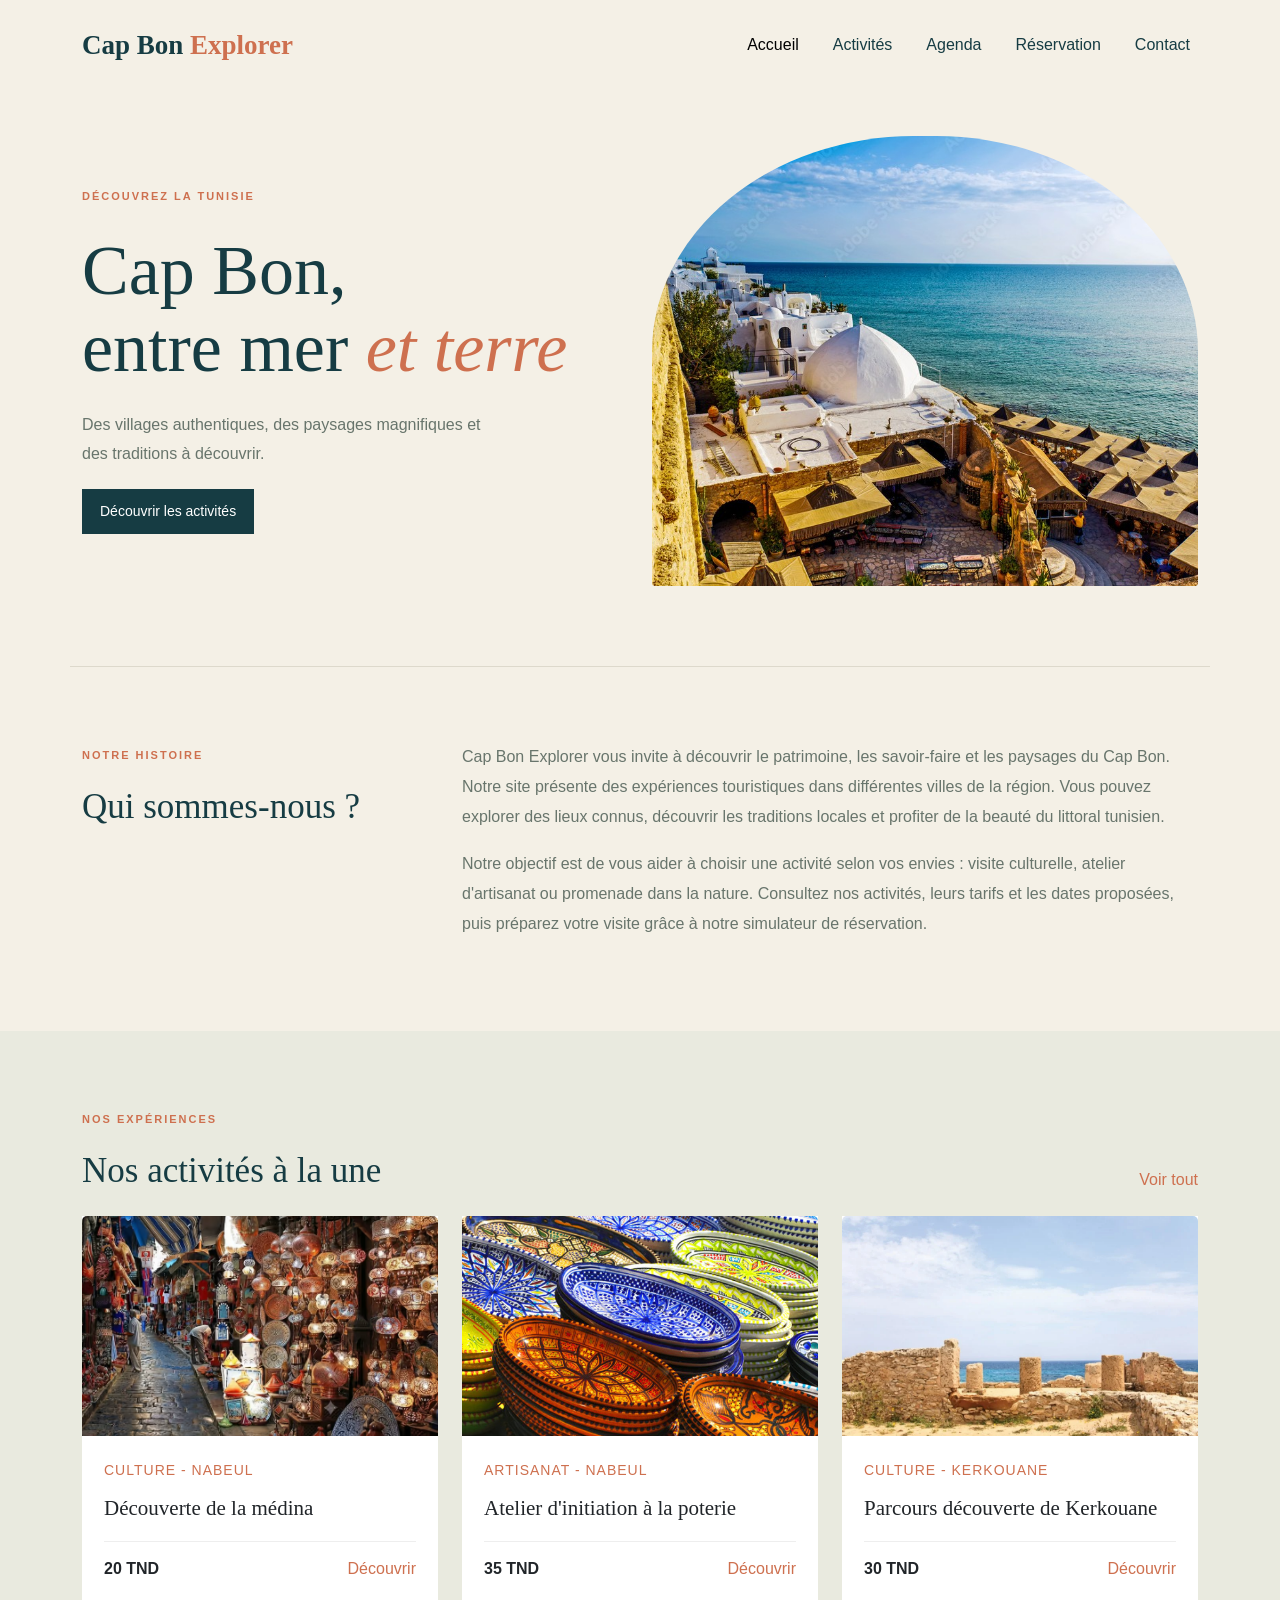
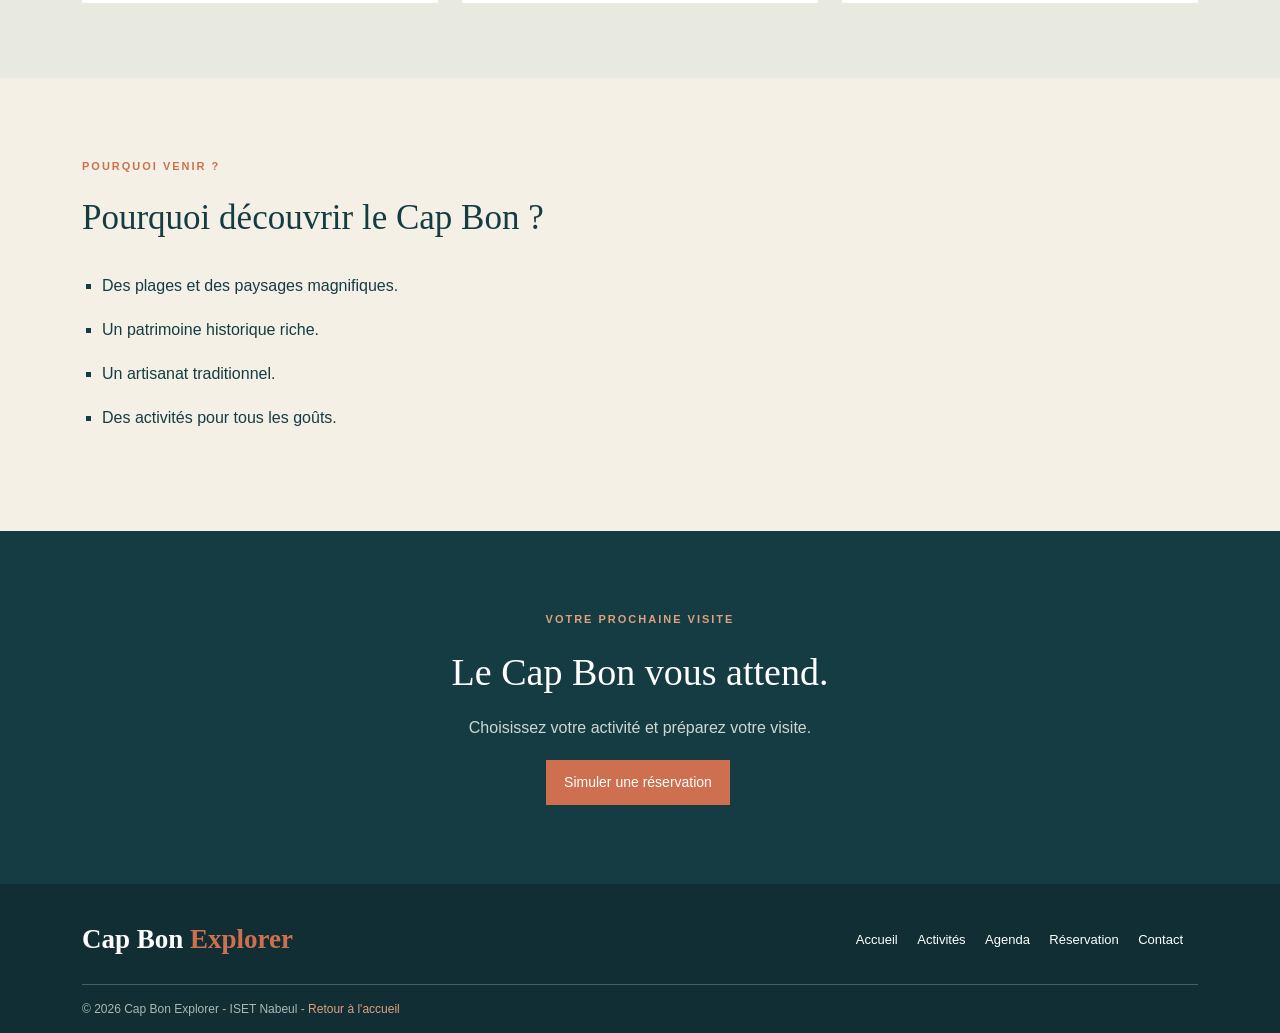
<file: index.html>
<!DOCTYPE html>
<html lang="fr">
<head>
    <meta charset="UTF-8">
    <meta name="viewport" content="width=device-width, initial-scale=1.0">
    <title>Cap Bon Explorer - Accueil</title>
    <link href="https://cdn.jsdelivr.net/npm/bootstrap@5.3.3/dist/css/bootstrap.min.css" rel="stylesheet">
    <link rel="stylesheet" href="css/style.css">
    <link rel="icon" type="image/png" href="images/Coastal C Sun Wave Emblem.png">
</head>
<body>

<header>
    <nav class="navbar navbar-expand-lg">
        <div class="container">
            <a class="navbar-brand" href="index.html">Cap Bon <span>Explorer</span></a>
            <button class="navbar-toggler" type="button" data-bs-toggle="collapse" data-bs-target="#menu" aria-label="Menu">
                <span class="navbar-toggler-icon"></span>
            </button>
            <div class="collapse navbar-collapse" id="menu">
                <ul class="navbar-nav ms-auto">
                    <li class="nav-item"><a class="nav-link active" href="index.html">Accueil</a></li>
                    <li class="nav-item"><a class="nav-link" href="activites.html">Activités</a></li>
                    <li class="nav-item"><a class="nav-link" href="agenda.html">Agenda</a></li>
                    <li class="nav-item"><a class="nav-link" href="reservation.html">Réservation</a></li>
                    <li class="nav-item"><a class="nav-link" href="contact.html">Contact</a></li>
                </ul>
            </div>
        </div>
    </nav>
</header>

<main>

    <section class="hero container">
        <div class="row align-items-center">
            <div class="col-lg-6 hero-text">
                <span class="tag">DÉCOUVREZ LA TUNISIE</span>
                <h1>Cap Bon,<br>entre mer <i>et terre</i></h1>
                <p>Des villages authentiques, des paysages magnifiques et des traditions à découvrir.</p>
                <a href="activites.html" class="btn-site btn-blue">Découvrir les activités</a>
            </div>
            <div class="col-lg-6 hero-picture">
                <img src="images/banniere.jpg" alt="Paysage du Cap Bon">
            </div>
        </div>
    </section>

    <section class="about container section">
        <div class="row">
            <div class="col-md-4">
                <span class="tag">NOTRE HISTOIRE</span>
                <h2>Qui sommes-nous ?</h2>
            </div>
            <div class="col-md-8 about-text">
                <p>
                    Cap Bon Explorer vous invite à découvrir le patrimoine, les savoir-faire
                    et les paysages du Cap Bon. Notre site présente des expériences touristiques
                    dans différentes villes de la région. Vous pouvez explorer des lieux connus,
                    découvrir les traditions locales et profiter de la beauté du littoral tunisien.
                </p>
                <p>
                    Notre objectif est de vous aider à choisir une activité selon vos envies :
                    visite culturelle, atelier d'artisanat ou promenade dans la nature. Consultez
                    nos activités, leurs tarifs et les dates proposées, puis préparez votre visite
                    grâce à notre simulateur de réservation.
                </p>
            </div>
        </div>
    </section>

    <section class="band section">
        <div class="container">
            <div class="section-title d-flex justify-content-between align-items-end mb-4">
                <div>
                    <span class="tag">NOS EXPÉRIENCES</span>
                    <h2>Nos activités à la une</h2>
                </div>
                <a href="activites.html">Voir tout</a>
            </div>

            <div class="row g-4">
                <div class="col-12 col-md-6 col-lg-4">
                    <article class="card place-card">
                        <img src="images/la médina.avif" class="card-img-top" alt="Médina de Nabeul">
                        <div class="card-body">
                            <small>CULTURE - NABEUL</small>
                            <h3>Découverte de la médina</h3>
                            <div class="card-bottom d-flex justify-content-between align-items-center flex-wrap gap-2">
                                <strong>20 TND</strong>
                                <a href="activites.html">Découvrir</a>
                            </div>
                        </div>
                    </article>
                </div>

                <div class="col-12 col-md-6 col-lg-4">
                    <article class="card place-card">
                        <img src="images/la poterie.jpg" class="card-img-top" alt="Poterie traditionnelle">
                        <div class="card-body">
                            <small>ARTISANAT - NABEUL</small>
                            <h3>Atelier d'initiation à la poterie</h3>
                            <div class="card-bottom d-flex justify-content-between align-items-center flex-wrap gap-2">
                                <strong>35 TND</strong>
                                <a href="activites.html">Découvrir</a>
                            </div>
                        </div>
                    </article>
                </div>

                <div class="col-12 col-md-6 col-lg-4">
                    <article class="card place-card">
                        <img src="images/Kerkouane.webp" class="card-img-top" alt="Site archéologique de Kerkouane">
                        <div class="card-body">
                            <small>CULTURE - KERKOUANE</small>
                            <h3>Parcours découverte de Kerkouane</h3>
                            <div class="card-bottom d-flex justify-content-between align-items-center flex-wrap gap-2">
                                <strong>30 TND</strong>
                                <a href="activites.html">Découvrir</a>
                            </div>
                        </div>
                    </article>
                </div>
            </div>
        </div>
    </section>

    <section class="why container section">
        <span class="tag">POURQUOI VENIR ?</span>
        <h2>Pourquoi découvrir le Cap Bon ?</h2>
        <ul>
            <li>Des plages et des paysages magnifiques.</li>
            <li>Un patrimoine historique riche.</li>
            <li>Un artisanat traditionnel.</li>
            <li>Des activités pour tous les goûts.</li>
        </ul>
    </section>

    <section class="booking section">
        <div class="container">
            <span class="tag">VOTRE PROCHAINE VISITE</span>
            <h2>Le Cap Bon vous attend.</h2>
            <p>Choisissez votre activité et préparez votre visite.</p>
            <a href="reservation.html" class="btn-site btn-orange">Simuler une réservation</a>
        </div>
    </section>

</main>

<footer>
    <div class="container">
        <div class="footer-top d-flex flex-column flex-md-row justify-content-between align-items-md-center gap-3">
            <a href="index.html" class="navbar-brand">Cap Bon <span>Explorer</span></a>
            <nav>
                <a href="index.html">Accueil</a>
                <a href="activites.html">Activités</a>
                <a href="agenda.html">Agenda</a>
                <a href="reservation.html">Réservation</a>
                <a href="contact.html">Contact</a>
            </nav>
        </div>
        <p>© 2026 Cap Bon Explorer - ISET Nabeul - <a href="index.html">Retour à l'accueil</a></p>
    </div>
</footer>

<script src="https://cdn.jsdelivr.net/npm/bootstrap@5.3.3/dist/js/bootstrap.bundle.min.js"></script>
</body>
</html>
</file>
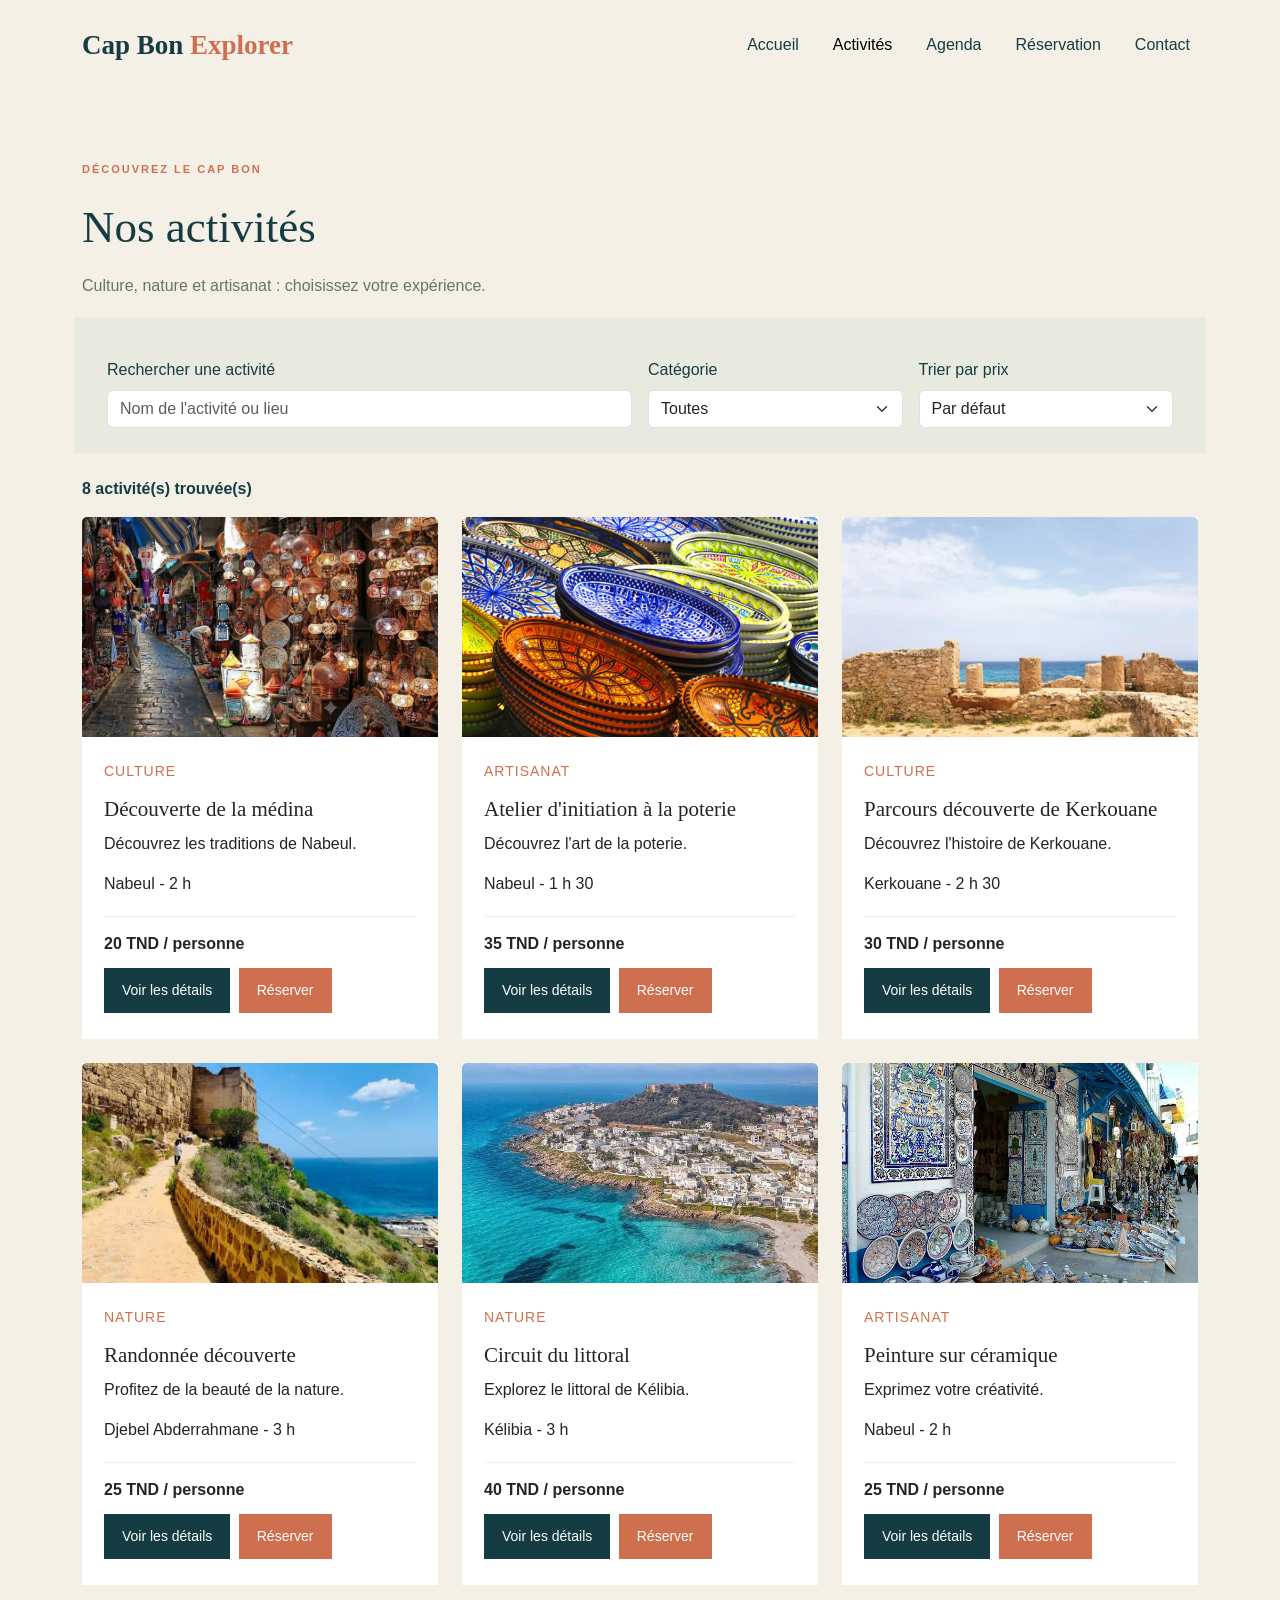
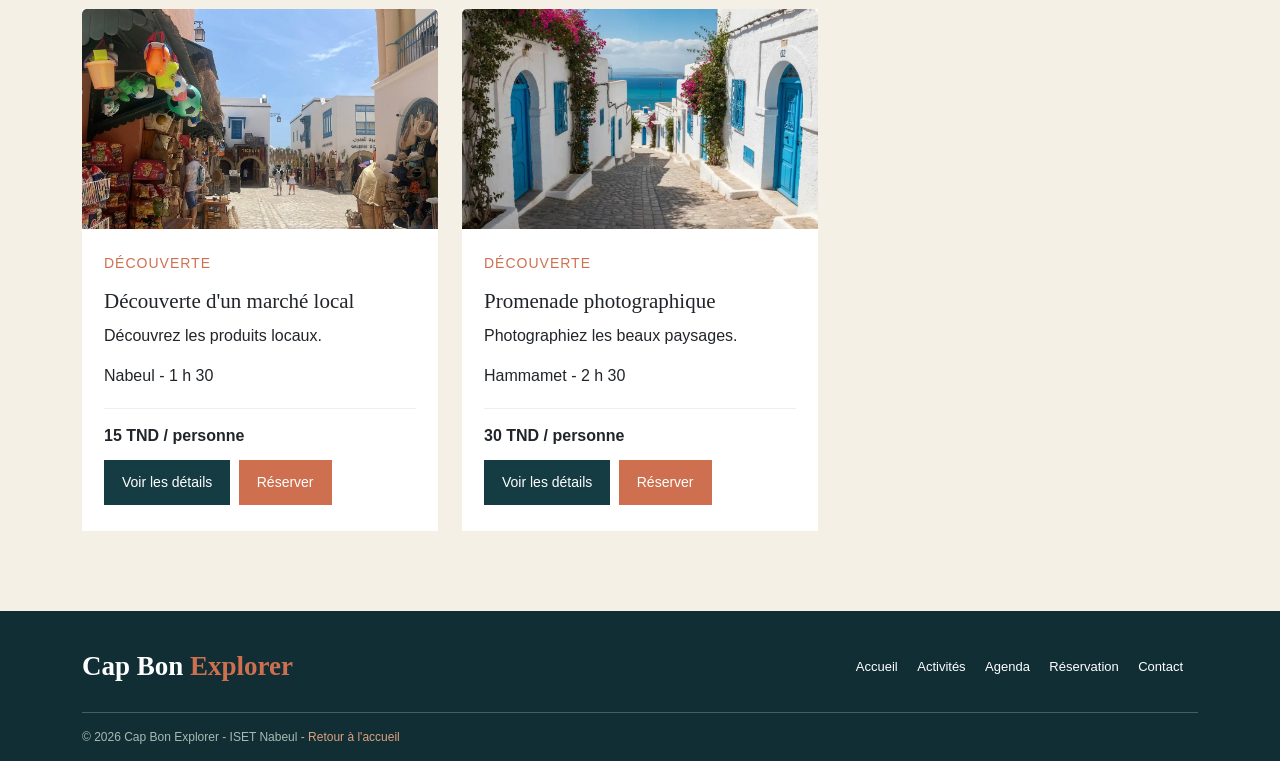
<file: activites.html>
<!DOCTYPE html>
<html lang="fr">
<head>
    <meta charset="UTF-8">
    <meta name="viewport" content="width=device-width, initial-scale=1.0">
    <title>Activités - Cap Bon Explorer</title>
    <link href="https://cdn.jsdelivr.net/npm/bootstrap@5.3.3/dist/css/bootstrap.min.css" rel="stylesheet">
    <link rel="stylesheet" href="css/style.css">
    <link rel="icon" type="image/png" href="images/Coastal C Sun Wave Emblem.png">
</head>
<body>

<header>
    <nav class="navbar navbar-expand-lg">
        <div class="container">
            <a class="navbar-brand" href="index.html">Cap Bon <span>Explorer</span></a>
            <button class="navbar-toggler" type="button" data-bs-toggle="collapse" data-bs-target="#menu" aria-label="Menu">
                <span class="navbar-toggler-icon"></span>
            </button>
            <div class="collapse navbar-collapse" id="menu">
                <ul class="navbar-nav ms-auto">
                    <li class="nav-item"><a class="nav-link" href="index.html">Accueil</a></li>
                    <li class="nav-item"><a class="nav-link active" href="activites.html">Activités</a></li>
                    <li class="nav-item"><a class="nav-link" href="agenda.html">Agenda</a></li>
                    <li class="nav-item"><a class="nav-link" href="reservation.html">Réservation</a></li>
                    <li class="nav-item"><a class="nav-link" href="contact.html">Contact</a></li>
                </ul>
            </div>
        </div>
    </nav>
</header>

<main>

    <section class="page container">

        <span class="tag">DÉCOUVREZ LE CAP BON</span>
        <h1>Nos activités</h1>
        <p class="intro">Culture, nature et artisanat : choisissez votre expérience.</p>

        <div class="box-sand row g-3 mb-4">
            <div class="col-md-6">
                <label for="search" class="form-label">Rechercher une activité</label>
                <input type="text" id="search" class="form-control" placeholder="Nom de l'activité ou lieu">
            </div>
            <div class="col-md-3">
                <label for="category" class="form-label">Catégorie</label>
                <select id="category" class="form-select">
                    <option value="Toutes">Toutes</option>
                    <option value="Culture">Culture</option>
                    <option value="Artisanat">Artisanat</option>
                    <option value="Nature">Nature</option>
                    <option value="Découverte">Découverte</option>
                </select>
            </div>
            <div class="col-md-3">
                <label for="sort" class="form-label">Trier par prix</label>
                <select id="sort" class="form-select">
                    <option value="defaut">Par défaut</option>
                    <option value="croissant">Prix croissant</option>
                    <option value="decroissant">Prix décroissant</option>
                </select>
            </div>
        </div>

        <p id="result-count"></p>

        <!-- les cartes sont créées par activites.js -->
        <div class="row g-4" id="activities-list"></div>

        <p id="no-results" class="text-center">Aucune activité trouvée.</p>

    </section>

    <div class="modal fade" id="activityModal" tabindex="-1" aria-labelledby="modal-title" aria-hidden="true">
        <div class="modal-dialog modal-dialog-centered">
            <div class="modal-content">
                <div class="modal-header">
                    <h2 class="modal-title h5" id="modal-title"></h2>
                    <button type="button" class="btn-close" data-bs-dismiss="modal" aria-label="Fermer"></button>
                </div>
                <div class="modal-body">
                    <p id="modal-info" class="fw-bold"></p>
                    <p id="modal-description"></p>
                    <a href="reservation.html" id="modal-reserve" class="btn-site btn-orange">Réserver</a>
                </div>
            </div>
        </div>
    </div>
</main>

<footer>
    <div class="container">
        <div class="footer-top d-flex flex-column flex-md-row justify-content-between align-items-md-center gap-3">
            <a href="index.html" class="navbar-brand">Cap Bon <span>Explorer</span></a>
            <nav>
                <a href="index.html">Accueil</a>
                <a href="activites.html">Activités</a>
                <a href="agenda.html">Agenda</a>
                <a href="reservation.html">Réservation</a>
                <a href="contact.html">Contact</a>
            </nav>
        </div>
        <p>© 2026 Cap Bon Explorer - ISET Nabeul - <a href="index.html">Retour à l'accueil</a></p>
    </div>
</footer>

<script src="https://cdn.jsdelivr.net/npm/bootstrap@5.3.3/dist/js/bootstrap.bundle.min.js"></script>
<script src="js/activites.js"></script>
</body>
</html>
</file>
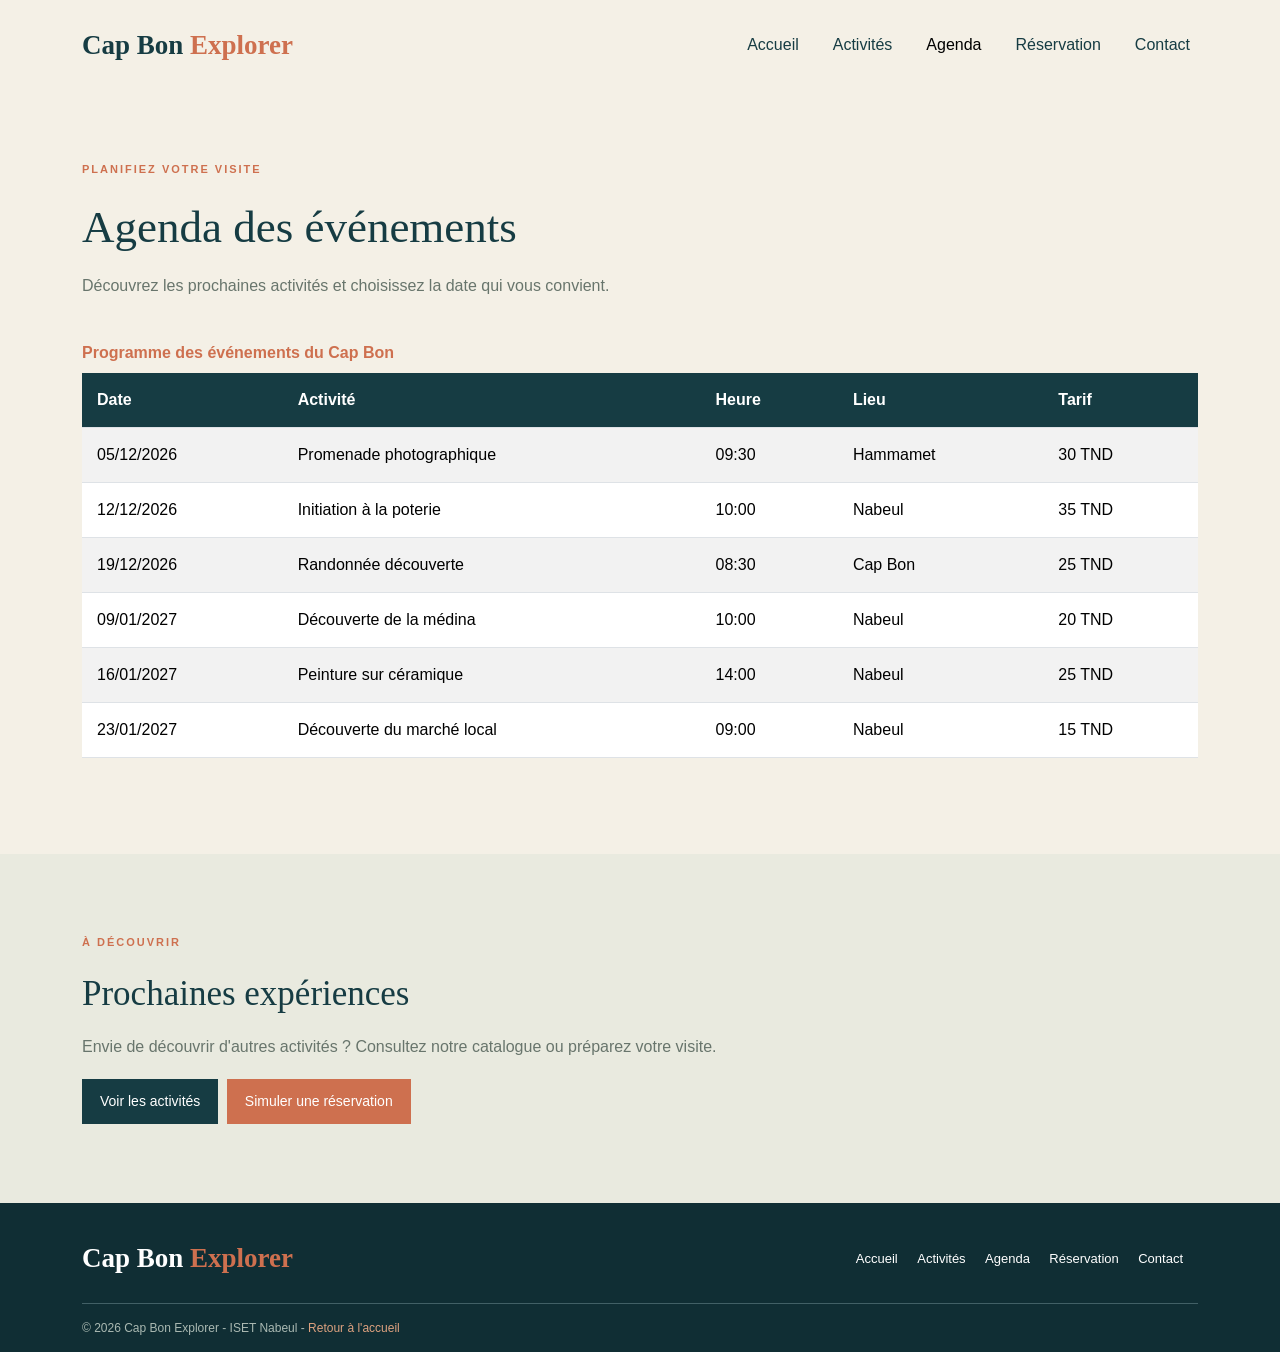
<file: agenda.html>
<!DOCTYPE html>
<html lang="fr">
<head>
    <meta charset="UTF-8">
    <meta name="viewport" content="width=device-width, initial-scale=1.0">
    <title>Agenda - Cap Bon Explorer</title>
    <link href="https://cdn.jsdelivr.net/npm/bootstrap@5.3.3/dist/css/bootstrap.min.css" rel="stylesheet">
    <link rel="stylesheet" href="css/style.css">
    <link rel="icon" type="image/png" href="images/Coastal C Sun Wave Emblem.png">
</head>
<body>

<header>
    <nav class="navbar navbar-expand-lg">
        <div class="container">
            <a class="navbar-brand" href="index.html">Cap Bon <span>Explorer</span></a>
            <button class="navbar-toggler" type="button" data-bs-toggle="collapse" data-bs-target="#menu" aria-label="Menu">
                <span class="navbar-toggler-icon"></span>
            </button>
            <div class="collapse navbar-collapse" id="menu">
                <ul class="navbar-nav ms-auto">
                    <li class="nav-item"><a class="nav-link" href="index.html">Accueil</a></li>
                    <li class="nav-item"><a class="nav-link" href="activites.html">Activités</a></li>
                    <li class="nav-item"><a class="nav-link active" href="agenda.html">Agenda</a></li>
                    <li class="nav-item"><a class="nav-link" href="reservation.html">Réservation</a></li>
                    <li class="nav-item"><a class="nav-link" href="contact.html">Contact</a></li>
                </ul>
            </div>
        </div>
    </nav>
</header>

<main>

    <section class="page container">
        <span class="tag">PLANIFIEZ VOTRE VISITE</span>
        <h1>Agenda des événements</h1>
        <p class="intro">Découvrez les prochaines activités et choisissez la date qui vous convient.</p>

        <div class="table-responsive">
            <table class="table table-striped agenda-table">
                <caption class="caption-top">Programme des événements du Cap Bon</caption>
                <thead>
                    <tr>
                        <th scope="col">Date</th>
                        <th scope="col">Activité</th>
                        <th scope="col">Heure</th>
                        <th scope="col">Lieu</th>
                        <th scope="col">Tarif</th>
                    </tr>
                </thead>
                <tbody>
                    <tr><td>05/12/2026</td><td>Promenade photographique</td><td>09:30</td><td>Hammamet</td><td>30 TND</td></tr>
                    <tr><td>12/12/2026</td><td>Initiation à la poterie</td><td>10:00</td><td>Nabeul</td><td>35 TND</td></tr>
                    <tr><td>19/12/2026</td><td>Randonnée découverte</td><td>08:30</td><td>Cap Bon</td><td>25 TND</td></tr>
                    <tr><td>09/01/2027</td><td>Découverte de la médina</td><td>10:00</td><td>Nabeul</td><td>20 TND</td></tr>
                    <tr><td>16/01/2027</td><td>Peinture sur céramique</td><td>14:00</td><td>Nabeul</td><td>25 TND</td></tr>
                    <tr><td>23/01/2027</td><td>Découverte du marché local</td><td>09:00</td><td>Nabeul</td><td>15 TND</td></tr>
                </tbody>
            </table>
        </div>
    </section>

    <aside class="band section">
        <div class="container">
            <span class="tag">À DÉCOUVRIR</span>
            <h2>Prochaines expériences</h2>
            <p>Envie de découvrir d'autres activités ? Consultez notre catalogue ou préparez votre visite.</p>
            <a href="activites.html" class="btn-site btn-blue">Voir les activités</a>
            <a href="reservation.html" class="btn-site btn-orange">Simuler une réservation</a>
        </div>
    </aside>

</main>

<footer>
    <div class="container">
        <div class="footer-top d-flex flex-column flex-md-row justify-content-between align-items-md-center gap-3">
            <a href="index.html" class="navbar-brand">Cap Bon <span>Explorer</span></a>
            <nav>
                <a href="index.html">Accueil</a>
                <a href="activites.html">Activités</a>
                <a href="agenda.html">Agenda</a>
                <a href="reservation.html">Réservation</a>
                <a href="contact.html">Contact</a>
            </nav>
        </div>
        <p>© 2026 Cap Bon Explorer - ISET Nabeul - <a href="index.html">Retour à l'accueil</a></p>
    </div>
</footer>

<script src="https://cdn.jsdelivr.net/npm/bootstrap@5.3.3/dist/js/bootstrap.bundle.min.js"></script>
</body>
</html>
</file>
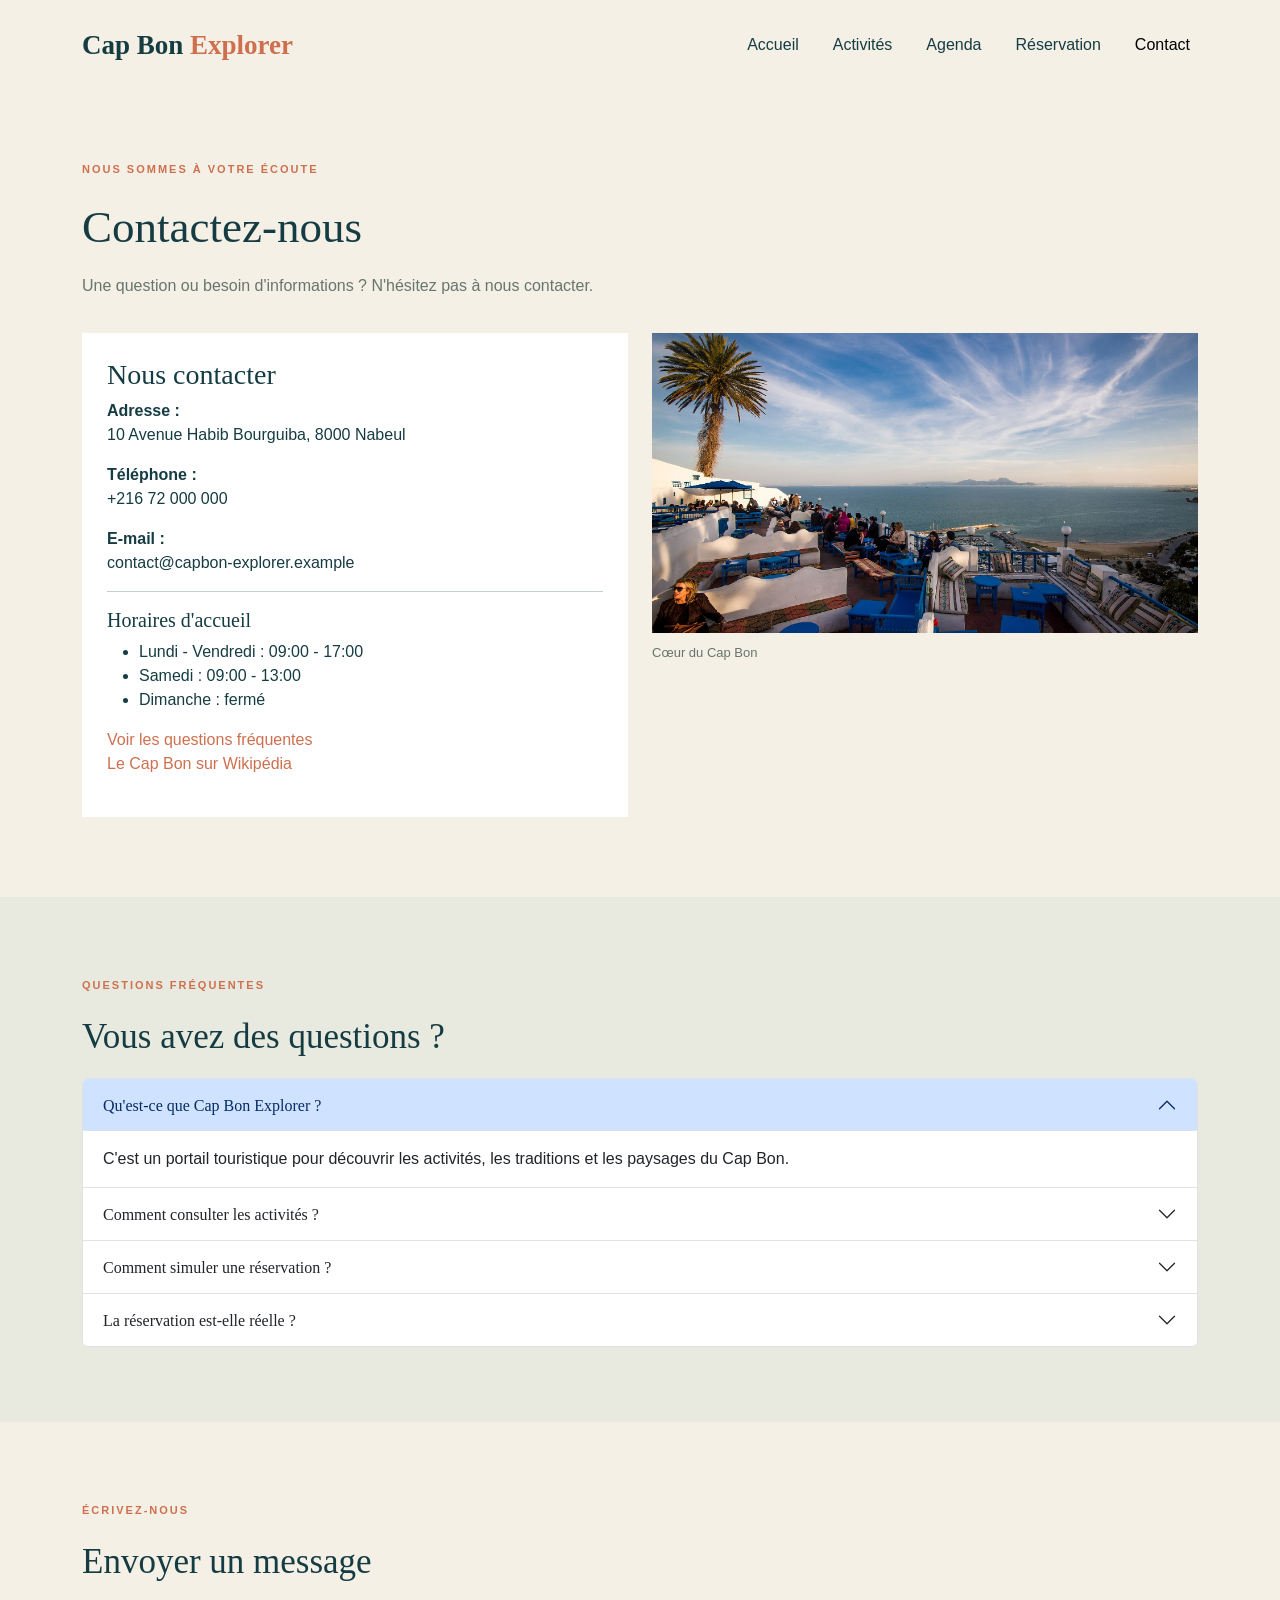
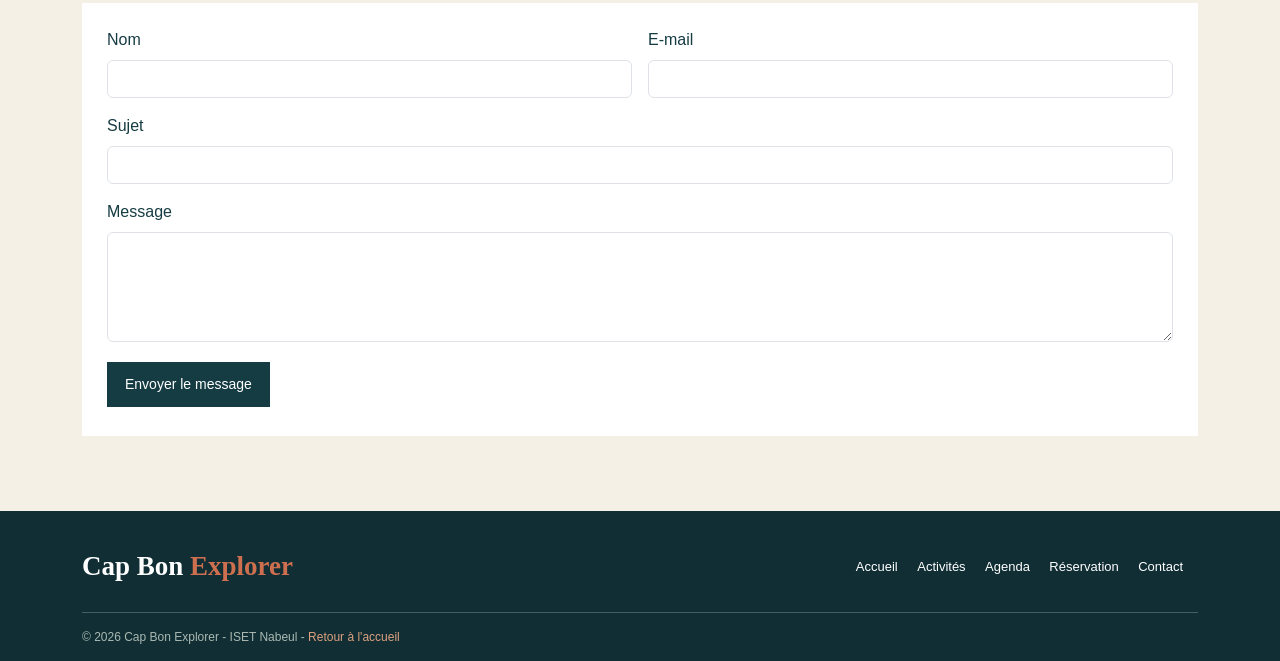
<file: contact.html>
<!DOCTYPE html>
<html lang="fr">
<head>
    <meta charset="UTF-8">
    <meta name="viewport" content="width=device-width, initial-scale=1.0">
    <title>Contact - Cap Bon Explorer</title>
    <link href="https://cdn.jsdelivr.net/npm/bootstrap@5.3.3/dist/css/bootstrap.min.css" rel="stylesheet">
    <link rel="stylesheet" href="css/style.css">
    <link rel="icon" type="image/png" href="images/Coastal C Sun Wave Emblem.png">
</head>
<body>

<header>
    <nav class="navbar navbar-expand-lg">
        <div class="container">
            <a class="navbar-brand" href="index.html">Cap Bon <span>Explorer</span></a>
            <button class="navbar-toggler" type="button" data-bs-toggle="collapse" data-bs-target="#menu" aria-label="Menu">
                <span class="navbar-toggler-icon"></span>
            </button>
            <div class="collapse navbar-collapse" id="menu">
                <ul class="navbar-nav ms-auto">
                    <li class="nav-item"><a class="nav-link" href="index.html">Accueil</a></li>
                    <li class="nav-item"><a class="nav-link" href="activites.html">Activités</a></li>
                    <li class="nav-item"><a class="nav-link" href="agenda.html">Agenda</a></li>
                    <li class="nav-item"><a class="nav-link" href="reservation.html">Réservation</a></li>
                    <li class="nav-item"><a class="nav-link active" href="contact.html">Contact</a></li>
                </ul>
            </div>
        </div>
    </nav>
</header>

<main>

    <section class="page container">
        <span class="tag">NOUS SOMMES À VOTRE ÉCOUTE</span>
        <h1>Contactez-nous</h1>
        <p class="intro">Une question ou besoin d'informations ? N'hésitez pas à nous contacter.</p>

        <div class="row g-4">
            <div class="col-md-6">
                <div class="box h-100">
                    <h2 class="h3">Nous contacter</h2>
                    <p><strong>Adresse :</strong><br>10 Avenue Habib Bourguiba, 8000 Nabeul</p>
                    <p><strong>Téléphone :</strong><br>+216 72 000 000</p>
                    <p><strong>E-mail :</strong><br>contact@capbon-explorer.example</p>
                    <hr>
                    <h3 class="h5">Horaires d'accueil</h3>
                    <ul>
                        <li>Lundi - Vendredi : 09:00 - 17:00</li>
                        <li>Samedi : 09:00 - 13:00</li>
                        <li>Dimanche : fermé</li>
                    </ul>
                    <p>
                        <a href="#faq-section">Voir les questions fréquentes</a><br>
                        <a href="https://fr.wikipedia.org/wiki/Cap_Bon" target="_blank">Le Cap Bon sur Wikipédia</a>
                    </p>
                </div>
            </div>

            <div class="col-md-6">
                <img src="images/article-header.jpg" alt="Vue de la ville de Nabeul" class="contact-image">
                <p class="image-caption">Cœur du Cap Bon</p>
            </div>
        </div>
    </section>

    <section class="band section" id="faq-section">
        <div class="container">
            <span class="tag">QUESTIONS FRÉQUENTES</span>
            <h2>Vous avez des questions ?</h2>

            <div class="accordion" id="faq">

                <div class="accordion-item">
                    <h3 class="accordion-header">
                        <button class="accordion-button" type="button" data-bs-toggle="collapse" data-bs-target="#q1">
                            Qu'est-ce que Cap Bon Explorer ?
                        </button>
                    </h3>
                    <div id="q1" class="accordion-collapse collapse show" data-bs-parent="#faq">
                        <div class="accordion-body">
                            C'est un portail touristique pour découvrir les activités,
                            les traditions et les paysages du Cap Bon.
                        </div>
                    </div>
                </div>

                <div class="accordion-item">
                    <h3 class="accordion-header">
                        <button class="accordion-button collapsed" type="button" data-bs-toggle="collapse" data-bs-target="#q2">
                            Comment consulter les activités ?
                        </button>
                    </h3>
                    <div id="q2" class="accordion-collapse collapse" data-bs-parent="#faq">
                        <div class="accordion-body">
                            Allez sur la page Activités : vous pouvez chercher par mot-clé
                            et filtrer par catégorie.
                        </div>
                    </div>
                </div>

                <div class="accordion-item">
                    <h3 class="accordion-header">
                        <button class="accordion-button collapsed" type="button" data-bs-toggle="collapse" data-bs-target="#q3">
                            Comment simuler une réservation ?
                        </button>
                    </h3>
                    <div id="q3" class="accordion-collapse collapse" data-bs-parent="#faq">
                        <div class="accordion-body">
                            Sur la page Réservation, choisissez une activité, une date et le nombre
                            de participants. Le prix se calcule automatiquement.
                        </div>
                    </div>
                </div>

                <div class="accordion-item">
                    <h3 class="accordion-header">
                        <button class="accordion-button collapsed" type="button" data-bs-toggle="collapse" data-bs-target="#q4">
                            La réservation est-elle réelle ?
                        </button>
                    </h3>
                    <div id="q4" class="accordion-collapse collapse" data-bs-parent="#faq">
                        <div class="accordion-body">
                            Non, c'est seulement une simulation pédagogique.
                            Aucun paiement n'est effectué et aucune donnée n'est envoyée.
                        </div>
                    </div>
                </div>

            </div>
        </div>
    </section>

    <section class="container section">
        <span class="tag">ÉCRIVEZ-NOUS</span>
        <h2>Envoyer un message</h2>

        <form id="contact-form" class="box">
            <div class="row g-3">
                <div class="col-md-6">
                    <label for="name" class="form-label">Nom</label>
                    <input type="text" id="name" class="form-control" required>
                </div>
                <div class="col-md-6">
                    <label for="email-contact" class="form-label">E-mail</label>
                    <input type="email" id="email-contact" class="form-control" required>
                </div>
                <div class="col-12">
                    <label for="subject" class="form-label">Sujet</label>
                    <input type="text" id="subject" class="form-control" required>
                </div>
                <div class="col-12">
                    <label for="message" class="form-label">Message</label>
                    <textarea id="message" class="form-control" rows="4" required></textarea>
                </div>
                <div class="col-12">
                    <button type="submit" class="btn-site btn-blue">Envoyer le message</button>
                </div>
            </div>
        </form>

        <div id="confirmation" class="alert alert-success mt-3">
            Votre message a été envoyé (simulation).
        </div>
    </section>
</main>

<footer>
    <div class="container">
        <div class="footer-top d-flex flex-column flex-md-row justify-content-between align-items-md-center gap-3">
            <a href="index.html" class="navbar-brand">Cap Bon <span>Explorer</span></a>
            <nav>
                <a href="index.html">Accueil</a>
                <a href="activites.html">Activités</a>
                <a href="agenda.html">Agenda</a>
                <a href="reservation.html">Réservation</a>
                <a href="contact.html">Contact</a>
            </nav>
        </div>
        <p>© 2026 Cap Bon Explorer - ISET Nabeul - <a href="index.html">Retour à l'accueil</a></p>
    </div>
</footer>

<script src="https://cdn.jsdelivr.net/npm/bootstrap@5.3.3/dist/js/bootstrap.bundle.min.js"></script>
<script src="js/app.js"></script>
</body>
</html>
</file>
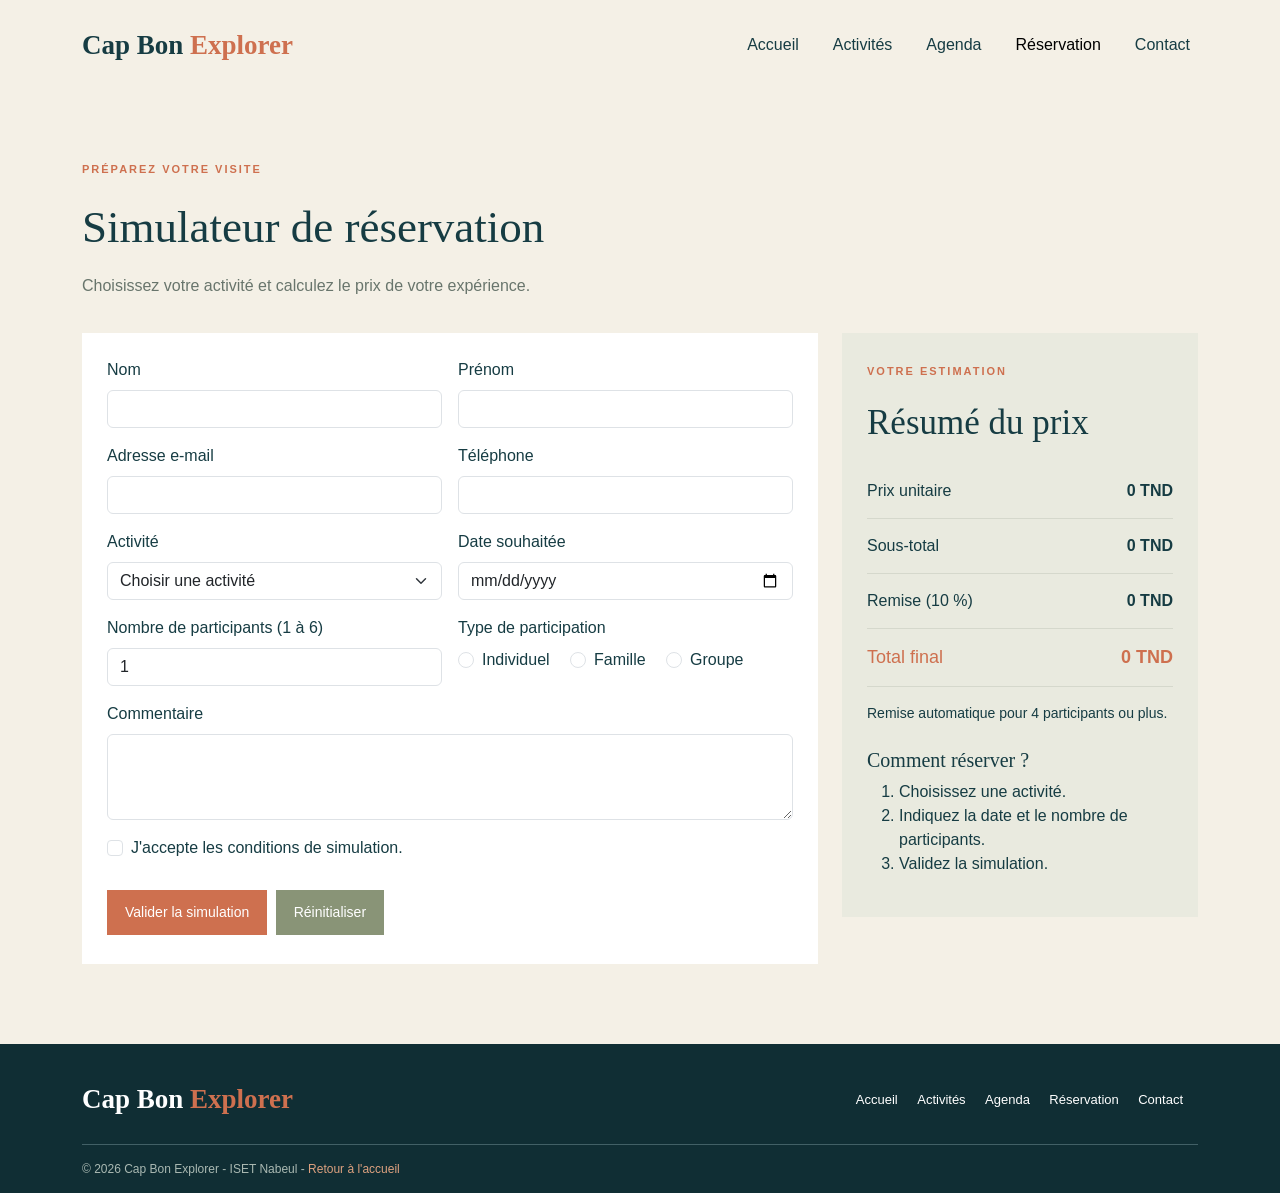
<file: reservation.html>
<!DOCTYPE html>
<html lang="fr">
<head>
    <meta charset="UTF-8">
    <meta name="viewport" content="width=device-width, initial-scale=1.0">
    <title>Réservation - Cap Bon Explorer</title>
    <link href="https://cdn.jsdelivr.net/npm/bootstrap@5.3.3/dist/css/bootstrap.min.css" rel="stylesheet">
    <link rel="stylesheet" href="css/style.css">
    <link rel="icon" type="image/png" href="images/Coastal C Sun Wave Emblem.png">
</head>
<body>

<header>
    <nav class="navbar navbar-expand-lg">
        <div class="container">
            <a class="navbar-brand" href="index.html">Cap Bon <span>Explorer</span></a>
            <button class="navbar-toggler" type="button" data-bs-toggle="collapse" data-bs-target="#menu" aria-label="Menu">
                <span class="navbar-toggler-icon"></span>
            </button>
            <div class="collapse navbar-collapse" id="menu">
                <ul class="navbar-nav ms-auto">
                    <li class="nav-item"><a class="nav-link" href="index.html">Accueil</a></li>
                    <li class="nav-item"><a class="nav-link" href="activites.html">Activités</a></li>
                    <li class="nav-item"><a class="nav-link" href="agenda.html">Agenda</a></li>
                    <li class="nav-item"><a class="nav-link active" href="reservation.html">Réservation</a></li>
                    <li class="nav-item"><a class="nav-link" href="contact.html">Contact</a></li>
                </ul>
            </div>
        </div>
    </nav>
</header>

<main>

    <section class="page container">

        <span class="tag">PRÉPAREZ VOTRE VISITE</span>
        <h1>Simulateur de réservation</h1>
        <p class="intro">Choisissez votre activité et calculez le prix de votre expérience.</p>

        <div class="row g-4">

            <div class="col-lg-8">
                <form id="reservation-form" class="box" novalidate>
                    <div class="row g-3">

                        <div class="col-md-6">
                            <label for="nom" class="form-label">Nom</label>
                            <input type="text" id="nom" class="form-control">
                        </div>

                        <div class="col-md-6">
                            <label for="prenom" class="form-label">Prénom</label>
                            <input type="text" id="prenom" class="form-control">
                        </div>

                        <div class="col-md-6">
                            <label for="email" class="form-label">Adresse e-mail</label>
                            <input type="email" id="email" class="form-control">
                        </div>

                        <div class="col-md-6">
                            <label for="telephone" class="form-label">Téléphone</label>
                            <input type="tel" id="telephone" class="form-control">
                        </div>

                        <div class="col-md-6">
                            <label for="activity" class="form-label">Activité</label>
                            <select id="activity" class="form-select">
                                <option value="" data-price="0">Choisir une activité</option>
                                <option value="A01" data-price="20">Découverte de la médina - 20 TND</option>
                                <option value="A02" data-price="35">Atelier d'initiation à la poterie - 35 TND</option>
                                <option value="A03" data-price="30">Parcours découverte de Kerkouane - 30 TND</option>
                                <option value="A04" data-price="25">Randonnée découverte - 25 TND</option>
                                <option value="A05" data-price="40">Circuit du littoral - 40 TND</option>
                                <option value="A06" data-price="25">Peinture sur céramique - 25 TND</option>
                                <option value="A07" data-price="15">Découverte d'un marché local - 15 TND</option>
                                <option value="A08" data-price="30">Promenade photographique - 30 TND</option>
                            </select>
                        </div>

                        <div class="col-md-6">
                            <label for="date" class="form-label">Date souhaitée</label>
                            <input type="date" id="date" class="form-control">
                        </div>

                        <div class="col-md-6">
                            <label for="participants" class="form-label">Nombre de participants (1 à 6)</label>
                            <input type="number" id="participants" class="form-control" min="1" max="6" value="1">
                        </div>

                        <div class="col-md-6">
                            <span class="form-label d-block">Type de participation</span>
                            <div class="form-check form-check-inline">
                                <input class="form-check-input" type="radio" name="type" id="type1" value="Individuel">
                                <label class="form-check-label" for="type1">Individuel</label>
                            </div>
                            <div class="form-check form-check-inline">
                                <input class="form-check-input" type="radio" name="type" id="type2" value="Famille">
                                <label class="form-check-label" for="type2">Famille</label>
                            </div>
                            <div class="form-check form-check-inline">
                                <input class="form-check-input" type="radio" name="type" id="type3" value="Groupe">
                                <label class="form-check-label" for="type3">Groupe</label>
                            </div>
                        </div>

                        <div class="col-12">
                            <label for="commentaire" class="form-label">Commentaire</label>
                            <textarea id="commentaire" class="form-control" rows="3"></textarea>
                        </div>

                        <div class="col-12 form-check ms-2">
                            <input class="form-check-input" type="checkbox" id="accept">
                            <label class="form-check-label" for="accept">J'accepte les conditions de simulation.</label>
                        </div>

                    </div>

                    <div class="mt-4">
                        <button type="submit" class="btn-site btn-orange">Valider la simulation</button>
                        <button type="button" id="reset" class="btn-site btn-olive">Réinitialiser</button>
                    </div>

                    <div id="error-message" class="alert alert-danger mt-3"></div>
                </form>
            </div>

            <div class="col-lg-4">
                <aside class="box-sand">
                    <span class="tag">VOTRE ESTIMATION</span>
                    <h2>Résumé du prix</h2>

                    <div class="price-line d-flex justify-content-between"><span>Prix unitaire</span><strong id="unit-price">0 TND</strong></div>
                    <div class="price-line d-flex justify-content-between"><span>Sous-total</span><strong id="subtotal">0 TND</strong></div>
                    <div class="price-line d-flex justify-content-between"><span>Remise (10 %)</span><strong id="discount">0 TND</strong></div>
                    <div class="price-line total-line d-flex justify-content-between"><span>Total final</span><strong id="total">0 TND</strong></div>

                    <p class="small mt-3">Remise automatique pour 4 participants ou plus.</p>

                    <h3 class="h5 mt-4">Comment réserver ?</h3>
                    <ol>
                        <li>Choisissez une activité.</li>
                        <li>Indiquez la date et le nombre de participants.</li>
                        <li>Validez la simulation.</li>
                    </ol>
                </aside>
            </div>

        </div>

        <div id="result" class="alert alert-success mt-4">
            <h2 class="h5">Simulation enregistrée</h2>
            <p id="result-info" class="mb-2"></p>
            <p class="mb-0">Simulation enregistrée localement à l’écran : aucune réservation réelle n’a été effectuée.</p>
        </div>

    </section>
</main>

<footer>
    <div class="container">
        <div class="footer-top d-flex flex-column flex-md-row justify-content-between align-items-md-center gap-3">
            <a href="index.html" class="navbar-brand">Cap Bon <span>Explorer</span></a>
            <nav>
                <a href="index.html">Accueil</a>
                <a href="activites.html">Activités</a>
                <a href="agenda.html">Agenda</a>
                <a href="reservation.html">Réservation</a>
                <a href="contact.html">Contact</a>
            </nav>
        </div>
        <p>© 2026 Cap Bon Explorer - ISET Nabeul - <a href="index.html">Retour à l'accueil</a></p>
    </div>
</footer>

<script src="https://cdn.jsdelivr.net/npm/bootstrap@5.3.3/dist/js/bootstrap.bundle.min.js"></script>
<script src="js/reservation.js"></script>
</body>
</html>
</file>
<file: css/style.css>
body {
    background-color: #F4F0E6;
    color: #163C43;
    font-family: Arial, sans-serif;
}

a { color: #CE704F; text-decoration: none; }

h1, h2, h3 { font-family: Georgia, serif; }
h2 { font-size: 35px; margin: 20px 0; }

.tag {
    color: #CE704F;
    font-size: 11px;
    font-weight: bold;
    letter-spacing: 2px;
}

/* textes en gris */
.intro, .hero-text p, .about-text, .band p { color: #68756C; }

.section { padding-top: 75px; padding-bottom: 75px; }
.band { background-color: #E9EADF; }

.form-control:focus, .form-select:focus {
    border-color: #CE704F;
    box-shadow: none;
}

/* messages cachés au départ (affichés par JavaScript) */
#no-results, #error-message, #result, #confirmation { display: none; }
#result-count { font-weight: bold; }

/* boutons */
.btn-site {
    display: inline-block;
    padding: 12px 18px;
    margin: 4px 4px 4px 0;
    border: 0;
    color: white;
    font-size: 14px;
    cursor: pointer;
    transition: 0.3s;
}
.btn-site:hover { opacity: 0.8; color: white; }
.btn-blue { background-color: #163C43; }
.btn-orange { background-color: #CE704F; }
.btn-olive { background-color: #899477; }

/* boîtes */
.box { background-color: white; padding: 25px; }
.box-sand { background-color: #E9EADF; padding: 25px; }

/* navbar */
.navbar { padding: 20px 0; }
.navbar-brand {
    color: #163C43;
    font-family: Georgia, serif;
    font-size: 27px;
    font-weight: bold;
}
.navbar-brand span { color: #CE704F; }
.nav-link { color: #163C43; margin-left: 18px; }
.nav-link:hover, .nav-link.active { color: #CE704F; }

/* accueil */
.hero { padding-top: 45px; padding-bottom: 80px; }
.hero h1 { font-size: 70px; line-height: 1.1; margin: 25px 0; }
.hero h1 i { color: #CE704F; font-weight: normal; }
.hero-text p { line-height: 1.8; max-width: 400px; }

.hero-picture img {
    width: 100%;
    height: 450px;
    object-fit: cover;
    border-radius: 48% 48% 3px 3px;
}

.about { border-top: 1px solid #ddd9cc; }
.about-text { line-height: 1.9; }

.section-title h2 { margin-bottom: 0; }

.why ul { list-style-type: square; padding-left: 20px; margin-top: 25px; }
.why li { padding: 10px 0; }

.booking { background-color: #163C43; color: white; text-align: center; }
.booking .tag { color: #DDA17F; }
.booking h2 { font-size: 38px; }
.booking p { color: #CDD7D1; }

/* cartes des activités */
.place-card {
    height: 100%;
    border: 0;
    border-radius: 0;
    transition: 0.3s;
}
.place-card:hover {
    transform: translateY(-6px);
    box-shadow: 0px 8px 20px rgba(22, 60, 67, 0.2);
}
.place-card img { height: 220px; object-fit: cover; }
.place-card .card-body { padding: 22px; }
.place-card small { color: #CE704F; letter-spacing: 1px; }
.place-card h3 { font-size: 21px; margin: 14px 0 10px; }

.card-bottom {
    border-top: 1px solid #eee;
    padding-top: 15px;
    margin-top: 20px;
}

/* pages internes */
.page { padding-top: 65px; padding-bottom: 80px; }
.page h1 { font-size: 45px; margin: 20px 0; }
.intro { margin-bottom: 35px; }

.modal-header { background-color: #E9EADF; }

/* agenda */
.agenda-table { background-color: white; }
.agenda-table thead th { background-color: #163C43; color: white; padding: 15px; }
.agenda-table td { padding: 15px; }
.agenda-table caption { color: #CE704F; font-weight: bold; }

/* réservation */
.price-line { padding: 15px 0; border-bottom: 1px solid #d5d8cc; }
.total-line { font-size: 18px; color: #CE704F; }

/* contact */
.contact-image { width: 100%; height: 300px; object-fit: cover; }
.image-caption { color: #68756C; margin-top: 10px; font-size: 13px; }
.accordion-button:focus { box-shadow: none; }

/* footer */
footer { background-color: #102E34; color: white; padding: 35px 0 15px; }
.footer-top { margin-bottom: 25px; }
footer .navbar-brand { color: white; }
.footer-top nav a { color: white; margin-right: 15px; font-size: 13px; }
footer p {
    border-top: 1px solid #426066;
    padding-top: 15px;
    margin: 0;
    color: #AAB9B2;
    font-size: 12px;
}
footer p a { color: #DDA17F; }

/* mobile */
@media (max-width: 768px) {
    .hero { padding-top: 25px; }
    .hero h1 { font-size: 46px; }
    .hero-picture img { height: 300px; margin-top: 25px; }
    .section { padding-top: 55px; padding-bottom: 55px; }
}
</file>
